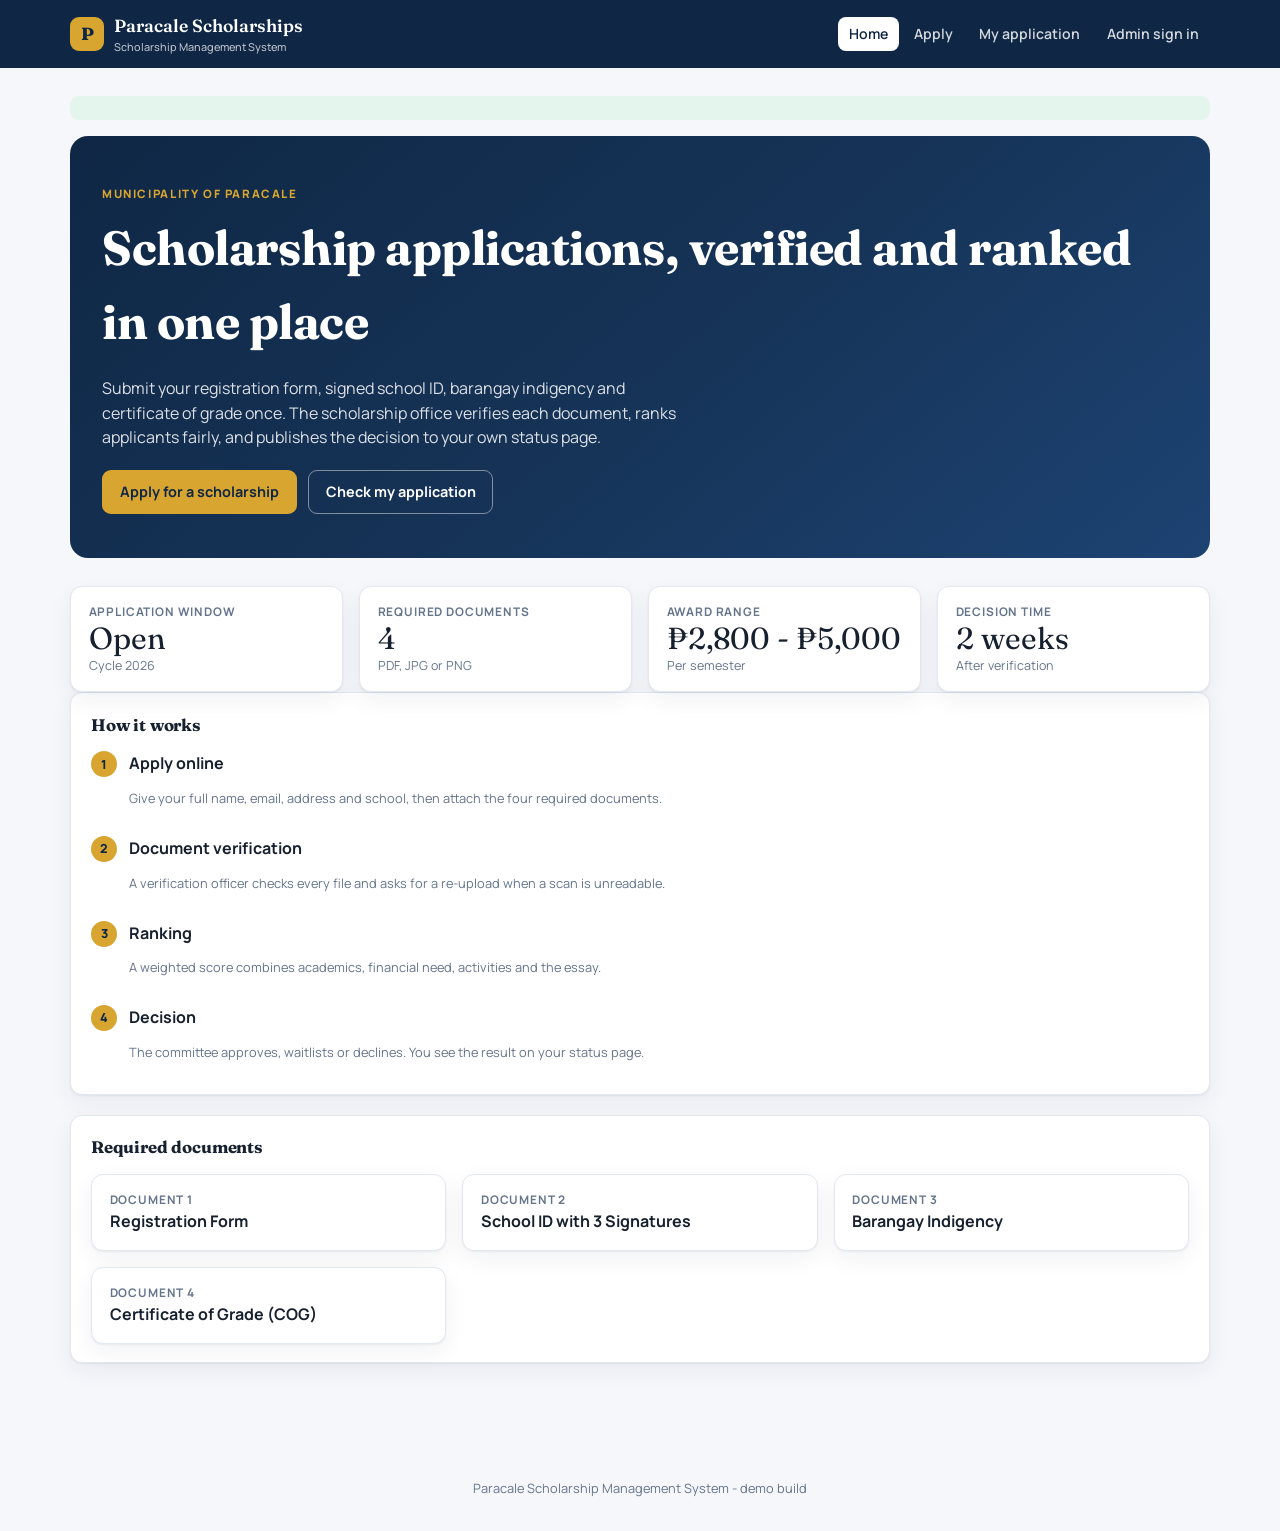
<file: index.html>
<!DOCTYPE html>
<html lang="en">
<head>
<meta charset="utf-8">
<meta name="viewport" content="width=device-width, initial-scale=1">
<title>Paracale Scholarship Management System</title>
<meta name="description" content="Apply for a Paracale municipal scholarship, upload your four required documents and track your approval status online.">
<link rel="preconnect" href="https://fonts.googleapis.com">
<link rel="stylesheet" href="https://fonts.googleapis.com/css2?family=Fraunces:opsz,wght@9..144,500;9..144,700&family=Manrope:wght@400;600;800&display=swap">
<link rel="stylesheet" href="assets/css/style.css">
</head>
<body>
<main>
  <section class="hero">
    <span class="eyebrow">Municipality of Paracale</span>
    <h1>Scholarship applications, verified and ranked in one place</h1>
    <p>Submit your registration form, signed school ID, barangay indigency and certificate of grade once. The scholarship office verifies each document, ranks applicants fairly, and publishes the decision to your own status page.</p>
    <div class="hero-actions">
      <a class="btn btn-gold" href="apply.html">Apply for a scholarship</a>
      <a class="btn btn-outline-light" href="status.html">Check my application</a>
    </div>
  </section>

  <div class="grid cols-4" id="stats"></div>

  <div class="panel">
    <div class="panel-head"><h2>How it works</h2></div>
    <ol class="steps">
      <li><span class="n">1</span><div><strong>Apply online</strong><p class="muted small">Give your full name, email, address and school, then attach the four required documents.</p></div></li>
      <li><span class="n">2</span><div><strong>Document verification</strong><p class="muted small">A verification officer checks every file and asks for a re-upload when a scan is unreadable.</p></div></li>
      <li><span class="n">3</span><div><strong>Ranking</strong><p class="muted small">A weighted score combines academics, financial need, activities and the essay.</p></div></li>
      <li><span class="n">4</span><div><strong>Decision</strong><p class="muted small">The committee approves, waitlists or declines. You see the result on your status page.</p></div></li>
    </ol>
  </div>

  <div class="panel">
    <div class="panel-head"><h2>Required documents</h2></div>
    <div class="grid cols-2" id="docs"></div>
  </div>
</main>

<script src="assets/js/app.js"></script>
<script>
initShell({ active: 'index.html' });
footer();

document.getElementById('docs').innerHTML = DOC_TYPES
  .map((d, i) => '<div class="stat"><div class="label">Document ' + (i + 1) + '</div><div style="font-weight:700">' + esc(d) + '</div></div>')
  .join('');

(async () => {
  let win = { status: 'OPEN', message: 'Applications are currently open.', open_date: null, close_date: null };
  try {
    win = await apiGet('window.php');
  } catch (e) { /* endpoint unavailable - fall back to open with the default text */ }
  const open = win.status === 'OPEN' || !win.status;

  document.querySelector('main').insertAdjacentHTML(
    'afterbegin',
    '<div class="alert ' + (open ? 'alert-success' : 'alert-error') + '">' + esc(win.message) + '</div>'
  );

  if (!open) {
    const apply = document.querySelector('.hero-actions a[href="apply.html"]');
    if (apply) {
      apply.outerHTML = '<button class="btn btn-outline-light" type="button" disabled>Applications are currently closed</button>';
    }
  }

  const windowHint = [win.open_date ? 'Opens ' + win.open_date : '', win.close_date ? 'Closes ' + win.close_date : '']
    .filter(Boolean).join(' \u00B7 ') || 'Cycle 2026';

  document.getElementById('stats').innerHTML = [
    ['Application window', open ? 'Open' : 'Closed', windowHint],
    ['Required documents', '4', 'PDF, JPG or PNG'],
    ['Award range', '\u20B12,800 - \u20B15,000', 'Per semester'],
    ['Decision time', '2 weeks', 'After verification'],
  ].map(([l, v, h]) => '<div class="stat"><div class="label">' + l + '</div><div class="value">' + v + '</div><div class="hint">' + h + '</div></div>').join('');
})();
</script>
</body>
</html>
</file>
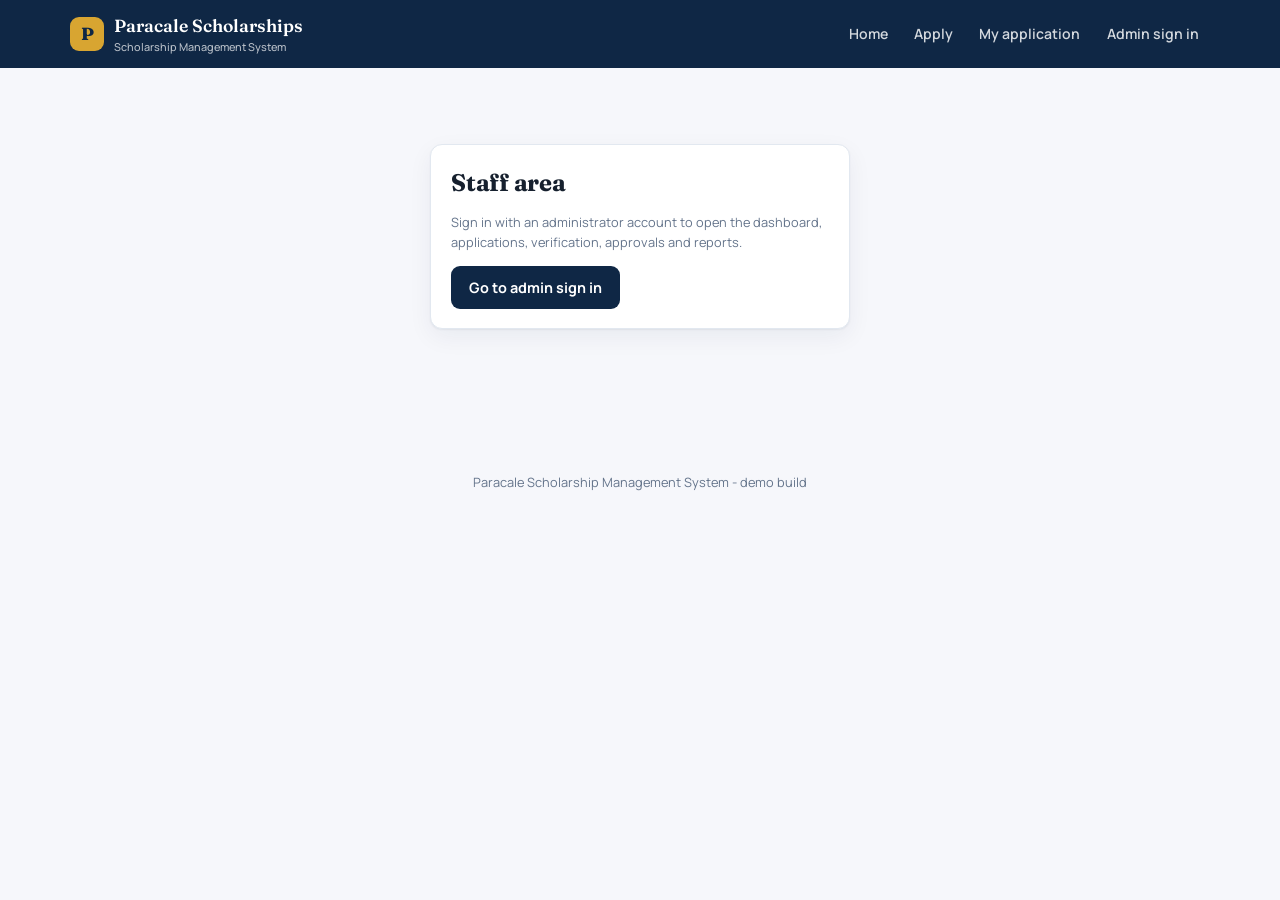
<file: applications.html>
<!DOCTYPE html>
<html lang="en">
<head>
<meta charset="utf-8">
<meta name="viewport" content="width=device-width, initial-scale=1">
<title>Applications - Paracale Scholarships</title>
<link rel="stylesheet" href="https://fonts.googleapis.com/css2?family=Fraunces:opsz,wght@9..144,500;9..144,700&family=Manrope:wght@400;600;800&display=swap">
<link rel="stylesheet" href="assets/css/style.css">
</head>
<body>
<main>
  <div class="page-header">
    <h1>Applications</h1>
    <p>Search by name, application ID, email or mobile number. Filter by status or document verification state.</p>
  </div>
  <div id="body"></div>
</main>

<script src="assets/js/app.js"></script>
<script>
footer();

function detail(app) {
  const docs = app.documents.map((d) => (
    '<tr><td>' + esc(d.doc_type) + '</td>' +
    '<td class="muted small">' + esc(d.file_name) + '</td>' +
    '<td>' + statusBadge(d.status) + (d.note ? '<div class="muted small">' + esc(d.note) + '</div>' : '') + '</td>' +
    '<td><button class="btn btn-outline btn-sm" data-view="' + d.id + '">View</button></td>' +
    '</tr>'
  )).join('');
  const tl = app.timeline.map((t) => (
    '<li><strong>' + esc(t.label) + '</strong><div class="muted small">' + esc(t.actor) + ' - ' + fmtDate(t.created_at) + '</div></li>'
  )).join('');

  return '<div class="panel"><div class="spread"><div>' +
      '<h2>' + esc(app.full_name) + '</h2>' +
      '<p class="muted small">' + esc(app.ref_code) + ' - ' + esc(app.school) + '</p>' +
      '<p class="muted small">' + esc(app.email) + ' - ' + esc(app.phone || 'No mobile number') + '</p>' +
      '<p class="muted small">' + esc(app.address) + '</p>' +
    '</div><div style="text-align:right">' + statusBadge(app.status, app.status_label) +
      '<div class="value display" style="font-size:1.6rem">' + app.score + '</div>' +
      '<div class="muted small">Composite score</div>' +
    '</div></div>' +
    '<div class="row" style="margin-top:.75rem"><a class="btn btn-outline btn-sm" href="applications.html">Back to list</a>' +
    '<a class="btn btn-outline btn-sm" href="verification.html">Verify documents</a>' +
    '<a class="btn btn-outline btn-sm" href="approvals.html">Record a decision</a></div></div>' +
    '<div class="grid cols-2">' +
      '<div class="panel"><div class="panel-head"><h2>Documents</h2></div><div class="table-wrap"><table>' +
        '<thead><tr><th>Document</th><th>File</th><th>Status</th><th>Action</th></tr></thead><tbody>' + docs + '</tbody></table></div></div>' +
      '<div class="panel"><div class="panel-head"><h2>Timeline</h2></div><ul class="timeline">' + (tl || '<li class="muted small">No activity.</li>') + '</ul></div>' +
    '</div>';
}

let page = 1;
let total = 0;

async function load() {
  const body = document.getElementById('body');
  const q = encodeURIComponent((document.getElementById('search') || {}).value || '').trim();
  const status = (document.getElementById('filter') || {}).value || 'all';
  const docStatus = (document.getElementById('docFilter') || {}).value || 'all';

  try {
    const url = 'applications.php?page=' + page + '&per_page=10' +
      (q ? '&q=' + q : '') + '&status=' + encodeURIComponent(status) + '&doc_status=' + encodeURIComponent(docStatus);
    const data = await apiGet(url);
    total = data.total;

    const rows = (data.applications || []).map((a) => (
      '<tr><td><a href="applications.html?ref=' + encodeURIComponent(a.ref_code) + '">' + esc(a.full_name) + '</a>' +
      '<div class="muted small">' + esc(a.email) + '</div>' +
      '<div class="muted small">' + esc(a.phone || '') + '</div></td>' +
      '<td>' + esc(a.ref_code) + '</td><td>' + esc(a.school) + '</td>' +
      '<td>' + statusBadge(a.status, a.status_label) + '</td>' +
      '<td class="num">' + a.score + '</td>' +
      '<td class="num">' + a.doc_verified + '/' + a.doc_total + '</td>' +
      '<td class="muted small">' + fmtDate(a.submitted_at) + '</td></tr>'
    )).join('') || '<tr><td colspan="7" class="muted">No applications match your search.</td></tr>';

    const pages = data.pages;
    body.innerHTML =
      '<div class="panel"><div class="row">' +
        '<input type="text" id="search" placeholder="Search name, application ID, email or mobile" style="flex:1 1 260px">' +
        '<select id="filter" style="max-width:210px">' +
          '<option value="all">All statuses</option><option value="submitted">Submitted</option>' +
          '<option value="under_verification">Verification</option><option value="ranked">Ranked</option>' +
          '<option value="approved">Approved</option><option value="waitlisted">Waitlisted</option>' +
          '<option value="rejected">Rejected</option>' +
        '</select>' +
        '<select id="docFilter" style="max-width:220px">' +
          '<option value="all">All documents</option><option value="pending">Has pending documents</option>' +
          '<option value="incomplete">Not fully verified</option>' +
          '<option value="rejected">Has rejected documents</option>' +
          '<option value="verified">All verified</option>' +
        '</select></div></div>' +
      '<div class="panel"><div class="table-wrap"><table><thead><tr>' +
        '<th>Applicant</th><th>Reference</th><th>School</th><th>Status</th><th class="num">Score</th><th class="num">Docs</th><th>Submitted</th>' +
        '</tr></thead><tbody>' + rows + '</tbody></table></div>' +
        '<div class="row" style="padding:.6rem .55rem">' +
          '<span class="muted small">' + total + ' applications &middot; page ' + page + ' of ' + pages + '</span>' +
          '<button class="btn btn-outline btn-sm" id="prevBtn" type="button"' + (page > 1 ? '' : ' disabled') + '>Previous</button>' +
          '<button class="btn btn-outline btn-sm" id="nextBtn" type="button"' + (page < pages ? '' : ' disabled') + '>Next</button>' +
        '</div></div>';

    document.getElementById('filter').value = status;
    document.getElementById('docFilter').value = docStatus;
    document.getElementById('search').value = q ? decodeURIComponent(q) : '';

    const fire = () => {
      page = 1;
      load();
    };
    let timer = null;
    document.getElementById('search').addEventListener('input', () => {
      clearTimeout(timer);
      timer = setTimeout(fire, 300);
    });
    document.getElementById('filter').addEventListener('change', fire);
    document.getElementById('docFilter').addEventListener('change', fire);
    document.getElementById('prevBtn').addEventListener('click', () => { page -= 1; load(); });
    document.getElementById('nextBtn').addEventListener('click', () => { page += 1; load(); });
  } catch (err) {
    body.innerHTML = '<div class="alert alert-error">' + esc(err.message) + '</div>';
  }
}

initShell({ active: 'applications.html', admin: true }).then(async (session) => {
  if (!session) return;
  const ref = new URLSearchParams(location.search).get('ref');
  if (ref) {
    try {
      const data = await apiGet('applications.php?ref=' + encodeURIComponent(ref));
      const body = document.getElementById('body');
      body.innerHTML = detail(data.application);
      const byId = {};
      data.application.documents.forEach((d) => { byId[d.id] = d; });
      body.querySelectorAll('button[data-view]').forEach((btn) => {
        btn.addEventListener('click', () => {
          const doc = byId[Number(btn.dataset.view)];
          if (doc) openDocModal(doc);
        });
      });
      document.title = data.application.full_name + ' - Paracale Scholarships';
    } catch (err) {
      document.getElementById('body').innerHTML = '<div class="alert alert-error">' + esc(err.message) + '</div>';
    }
    return;
  }
  load();
});
</script>
</body>
</html>
</file>
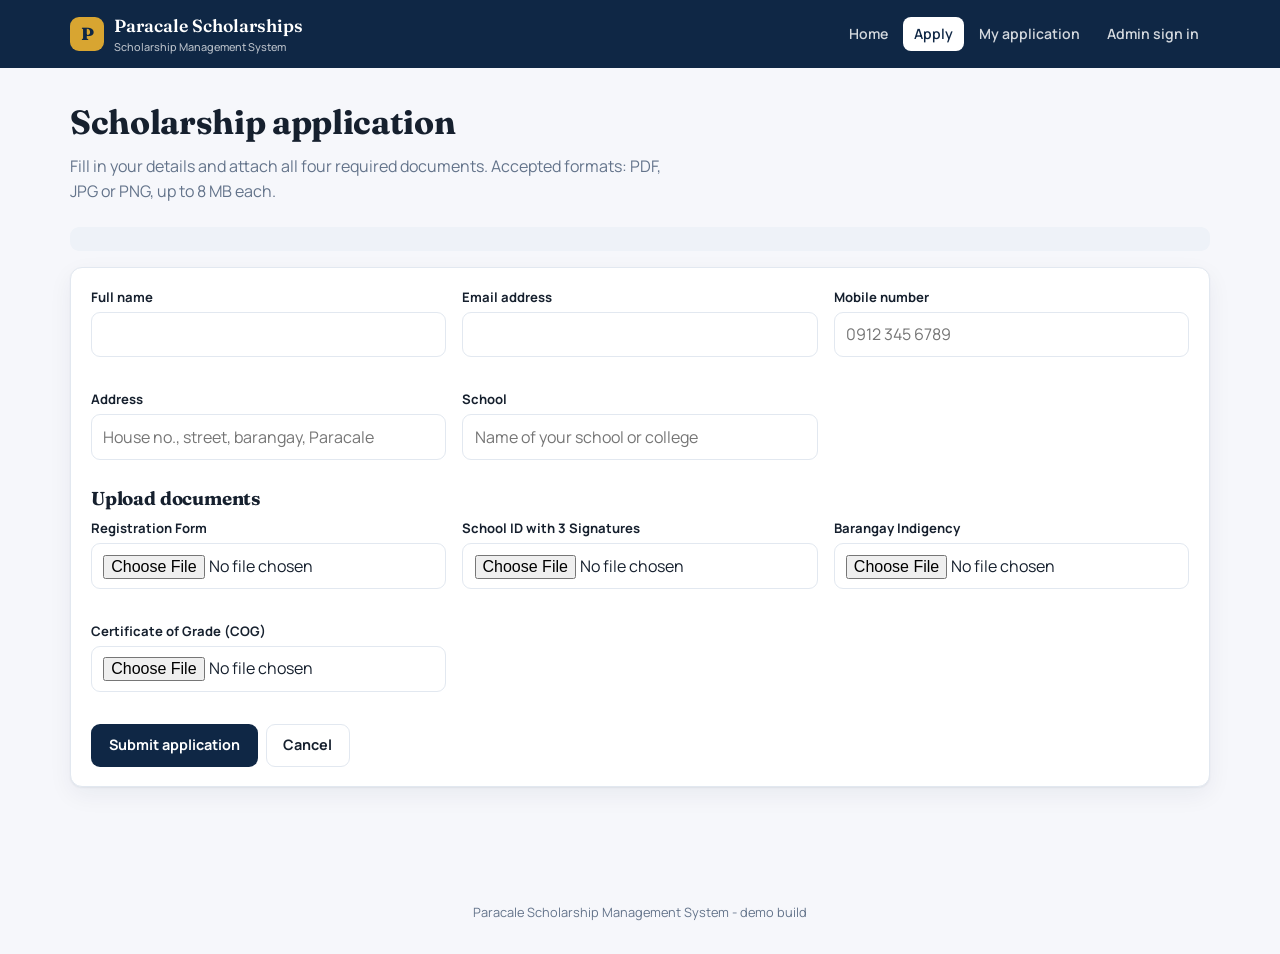
<file: apply.html>
<!DOCTYPE html>
<html lang="en">
<head>
<meta charset="utf-8">
<meta name="viewport" content="width=device-width, initial-scale=1">
<title>Apply - Paracale Scholarships</title>
<meta name="description" content="Submit your Paracale scholarship application with the four required documents.">
<link rel="stylesheet" href="https://fonts.googleapis.com/css2?family=Fraunces:opsz,wght@9..144,500;9..144,700&family=Manrope:wght@400;600;800&display=swap">
<link rel="stylesheet" href="assets/css/style.css">
</head>
<body>
<main>
  <div class="page-header">
    <h1>Scholarship application</h1>
    <p>Fill in your details and attach all four required documents. Accepted formats: PDF, JPG or PNG, up to 8 MB each.</p>
  </div>

  <div id="alert" class="hidden"></div>

  <div class="panel" id="formPanel">
    <form id="applyForm" novalidate>
      <div class="grid cols-2">
        <div class="field">
          <label for="full_name">Full name</label>
          <input type="text" id="full_name" name="full_name">
          <p class="error hidden" data-error="full_name"></p>
        </div>
        <div class="field">
          <label for="email">Email address</label>
          <input type="email" id="email" name="email">
          <p class="error hidden" data-error="email"></p>
        </div>
        <div class="field">
          <label for="phone">Mobile number</label>
          <input type="tel" id="phone" name="phone" placeholder="0912 345 6789">
          <p class="error hidden" data-error="phone"></p>
        </div>
        <div class="field">
          <label for="address">Address</label>
          <input type="text" id="address" name="address" placeholder="House no., street, barangay, Paracale">
          <p class="error hidden" data-error="address"></p>
        </div>
        <div class="field">
          <label for="school">School</label>
          <input type="text" id="school" name="school" placeholder="Name of your school or college">
          <p class="error hidden" data-error="school"></p>
        </div>
      </div>

      <h3 style="margin-top:.5rem">Upload documents</h3>
      <div class="grid cols-2" id="docFields"></div>

      <div class="row" style="margin-top:1rem">
        <button class="btn btn-primary" type="submit" id="submitBtn">Submit application</button>
        <a class="btn btn-outline" href="index.html">Cancel</a>
      </div>
    </form>
  </div>
</main>

<script src="assets/js/app.js"></script>
<script>
initShell({ active: 'apply.html' });
footer();

document.getElementById('docFields').innerHTML = DOC_TYPES.map((type, i) => (
  '<div class="field">' +
    '<label for="doc_' + i + '">' + esc(type) + '</label>' +
    '<input type="file" id="doc_' + i + '" name="doc_' + i + '" accept=".pdf,.jpg,.jpeg,.png">' +
    '<p class="error hidden" data-error="doc_' + i + '"></p>' +
  '</div>'
)).join('');

const alertBox = document.getElementById('alert');

(async () => {
  try {
    const win = await apiGet('window.php');
    const open = win.status === 'OPEN' || !win.status;
    const banner = document.createElement('div');
    banner.className = 'alert ' + (open ? 'alert-info' : 'alert-error');
    banner.textContent = win.message;
    const panel = document.getElementById('formPanel');
    panel.parentNode.insertBefore(banner, panel);
    if (!open) {
      document.getElementById('submitBtn').disabled = true;
    }
  } catch (e) { /* endpoint unavailable - leave the form enabled */ }
})();

function clearErrors() {
  document.querySelectorAll('[data-error]').forEach((el) => { el.textContent = ''; el.classList.add('hidden'); });
  alertBox.className = 'hidden';
}

function showErrors(errors) {
  Object.entries(errors).forEach(([key, msg]) => {
    const el = document.querySelector('[data-error="' + key + '"]');
    if (el) { el.textContent = msg; el.classList.remove('hidden'); }
  });
  alertBox.className = 'alert alert-error';
  alertBox.textContent = 'Please correct the highlighted fields.';
}

document.getElementById('applyForm').addEventListener('submit', async (e) => {
  e.preventDefault();
  clearErrors();
  const btn = document.getElementById('submitBtn');
  btn.disabled = true;

  const fd = new FormData(e.target);
  const { ok, data } = await apiUpload('apply.php', fd);

  if (ok && data.ok) {
    document.getElementById('formPanel').innerHTML =
      '<h2>Application received</h2>' +
      '<p>Keep this reference code - you will need it to check your status.</p>' +
      '<p class="value display" style="font-size:1.8rem">' + esc(data.ref_code) + '</p>' +
      '<div class="row"><a class="btn btn-primary" href="status.html?q=' + encodeURIComponent(data.ref_code) + '">Track my application</a>' +
      '<a class="btn btn-outline" href="index.html">Back to home</a></div>';
    alertBox.className = 'alert alert-success';
    alertBox.textContent = 'Submitted successfully.';
    window.scrollTo({ top: 0 });
    return;
  }

  if (data.errors) showErrors(data.errors);
  else {
    alertBox.className = 'alert alert-error';
    alertBox.textContent = data.error || 'Could not submit your application.';
  }
  btn.disabled = false;
});
</script>
</body>
</html>
</file>
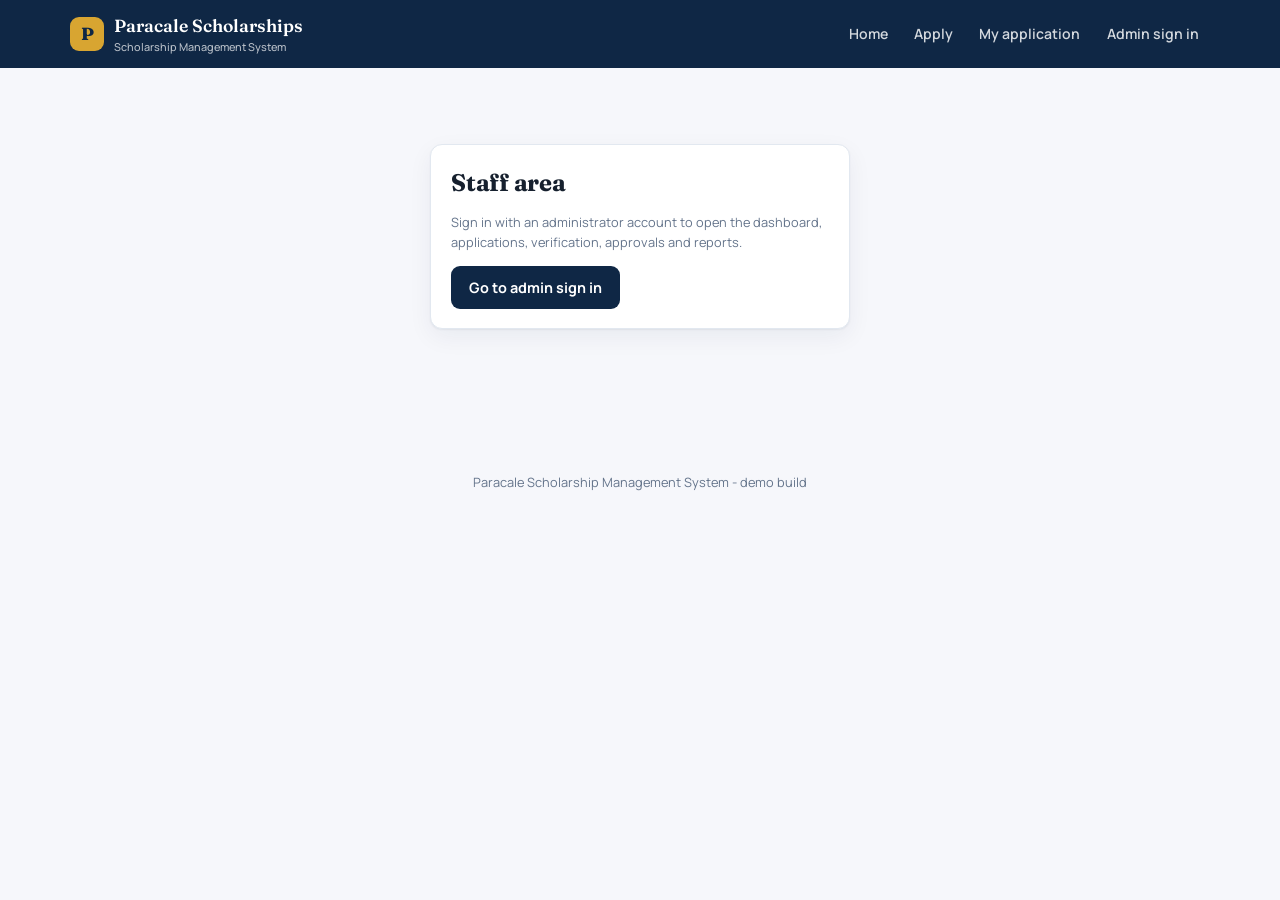
<file: approvals.html>
<!DOCTYPE html>
<html lang="en">
<head>
<meta charset="utf-8">
<meta name="viewport" content="width=device-width, initial-scale=1">
<title>Approvals - Paracale Scholarships</title>
<link rel="stylesheet" href="https://fonts.googleapis.com/css2?family=Fraunces:opsz,wght@9..144,500;9..144,700&family=Manrope:wght@400;600;800&display=swap">
<link rel="stylesheet" href="assets/css/style.css">
</head>
<body>
<main>
  <div class="page-header">
    <h1>Approvals</h1>
    <p>Award scholarships against the cycle budget. Applicants are listed by composite score.</p>
  </div>
  <div id="alert" class="hidden"></div>
  <div id="body"></div>
</main>

<script src="assets/js/app.js"></script>
<script>
footer();
const alertBox = document.getElementById('alert');
function note(msg, kind) { alertBox.className = 'alert alert-' + (kind || 'success'); alertBox.textContent = msg; }

async function load() {
  const body = document.getElementById('body');
  try {
    const { applications, budget } = await apiGet('applications.php?per_page=500');
    const committed = applications.filter((a) => a.status === 'approved').reduce((s, a) => s + Number(a.requested), 0);
    const remaining = Math.max(0, budget - committed);
    const ranked = [...applications].sort((a, b) => b.score - a.score);

    const rows = ranked.map((a, i) => {
      const allVerified = a.documents.every((d) => d.status === 'verified');
      return '<tr><td class="num">' + (i + 1) + '</td>' +
        '<td><a href="applications.html?ref=' + encodeURIComponent(a.ref_code) + '">' + esc(a.full_name) + '</a>' +
        '<div class="muted small">' + esc(a.ref_code) + ' - ' + esc(a.school) + '</div></td>' +
        '<td class="muted small">' + esc(a.phone || '-') + '</td>' +
        '<td class="num">' + a.score + '</td>' +
        '<td class="num">' + peso(a.requested) + '</td>' +
        '<td>' + statusBadge(a.status, a.status_label) +
          (allVerified ? '' : '<div class="muted small">Documents incomplete</div>') + '</td>' +
        '<td class="row">' +
          '<button class="btn btn-success btn-sm" data-app="' + a.id + '" data-ref="' + a.ref_code + '" data-status="approved"' + (allVerified ? '' : ' disabled') + '>Approve</button>' +
          '<button class="btn btn-outline btn-sm" data-app="' + a.id + '" data-ref="' + a.ref_code + '" data-status="waitlisted">Waitlist</button>' +
          '<button class="btn btn-danger btn-sm" data-app="' + a.id + '" data-ref="' + a.ref_code + '" data-status="rejected">Decline</button>' +
        '</td></tr>';
    }).join('');

    const pct = budget ? Math.min(100, Math.round((committed / budget) * 100)) : 0;

    body.innerHTML =
      '<div class="grid cols-3">' +
        '<div class="stat"><div class="label">Cycle budget</div><div class="value">' + peso(budget) + '</div></div>' +
        '<div class="stat"><div class="label">Committed</div><div class="value">' + peso(committed) + '</div><div class="hint">' + pct + '% used</div></div>' +
        '<div class="stat"><div class="label">Remaining</div><div class="value">' + peso(remaining) + '</div></div>' +
      '</div>' +
      '<div class="panel"><div class="bar"><span style="width:' + pct + '%"></span></div></div>' +
      '<div class="panel"><div class="panel-head"><h2>Decision queue</h2></div><div class="table-wrap"><table><thead><tr>' +
        '<th>#</th><th>Applicant</th><th>Mobile</th><th class="num">Score</th><th class="num">Requested</th><th>Status</th><th>Decision</th>' +
        '</tr></thead><tbody>' + rows + '</tbody></table></div></div>';

    const DECISION_LABEL = { approved: 'Approve', waitlisted: 'Waitlist', rejected: 'Decline' };
    let decisionTarget = null;

    function ensureDecisionModal() {
      let m = document.getElementById('decisionModal');
      if (m) return m;

      m = document.createElement('div');
      m.id = 'decisionModal';
      m.className = 'modal-overlay hidden';
      m.innerHTML =
        '<div class="modal">' +
          '<div class="modal-head">' +
            '<h3 id="decisionModalTitle"></h3>' +
            '<button class="btn btn-outline btn-sm" id="decisionModalClose" type="button">Close</button>' +
          '</div>' +
          '<div class="modal-body">' +
            '<p class="muted small" id="decisionModalApp"></p>' +
            '<div class="field">' +
              '<label for="decisionReason">Remarks / reason (optional)</label>' +
              '<textarea id="decisionReason" rows="3" placeholder="e.g. Meets all requirements and documents verified."></textarea>' +
            '</div>' +
          '</div>' +
          '<div class="modal-foot">' +
            '<button class="btn btn-outline btn-sm" id="decisionModalCancel" type="button">Cancel</button>' +
            '<button class="btn btn-primary btn-sm" id="decisionModalConfirm" type="button">Record decision</button>' +
          '</div>' +
        '</div>';
      document.body.appendChild(m);

      m.addEventListener('click', (e) => { if (e.target === m) closeDecisionModal(); });
      document.getElementById('decisionModalClose').addEventListener('click', closeDecisionModal);
      document.getElementById('decisionModalCancel').addEventListener('click', closeDecisionModal);
      document.getElementById('decisionModalConfirm').addEventListener('click', async () => {
        const btn = document.getElementById('decisionModalConfirm');
        if (!decisionTarget) return;
        btn.disabled = true;
        try {
          await apiPost('decision.php', {
            app_id: decisionTarget.appId,
            status: decisionTarget.status,
            note: document.getElementById('decisionReason').value.trim(),
          });
          closeDecisionModal();
          note('Decision recorded: ' + decisionTarget.status + '.');
          load();
        } catch (err) {
          note(err.message, 'error');
          btn.disabled = false;
        }
      });

      return m;
    }

    function openDecisionModal(appId, status, ref) {
      decisionTarget = { appId, status };
      const label = DECISION_LABEL[status] || 'Update';
      const m = ensureDecisionModal();
      document.getElementById('decisionModalTitle').textContent = label + ' application';
      document.getElementById('decisionModalApp').textContent = ref;
      document.getElementById('decisionReason').value = '';
      document.getElementById('decisionModalConfirm').disabled = false;
      m.classList.remove('hidden');
    }

    function closeDecisionModal() {
      const m = document.getElementById('decisionModal');
      if (!m) return;
      m.classList.add('hidden');
      decisionTarget = null;
    }

    body.querySelectorAll('button[data-app]').forEach((btn) => {
      btn.addEventListener('click', () => openDecisionModal(Number(btn.dataset.app), btn.dataset.status, btn.dataset.ref));
    });
  } catch (err) {
    body.innerHTML = '<div class="alert alert-error">' + esc(err.message) + '</div>';
  }
}

initShell({ active: 'approvals.html', admin: true }).then((s) => { if (s) load(); });
</script>
</body>
</html>
</file>
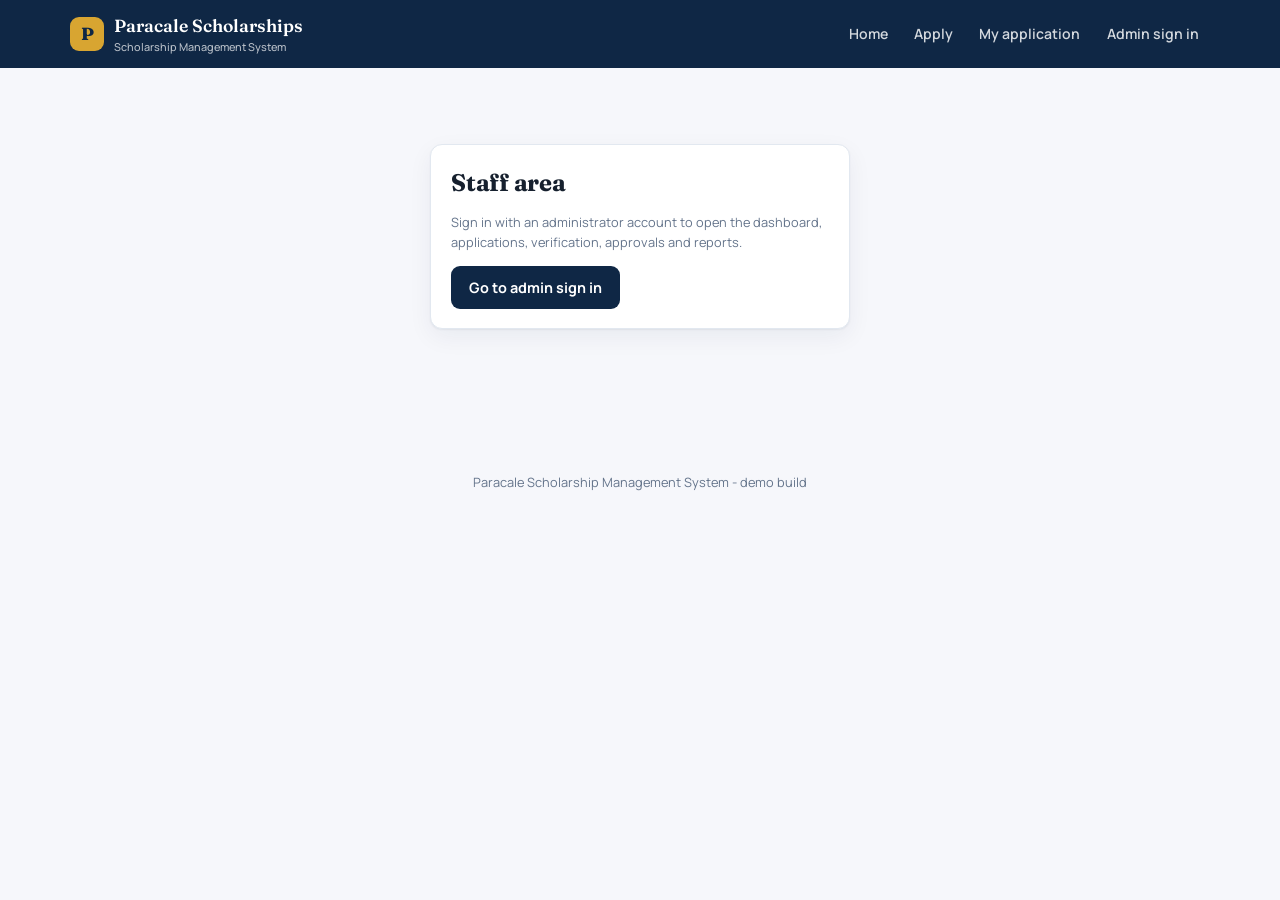
<file: dashboard.html>
<!DOCTYPE html>
<html lang="en">
<head>
<meta charset="utf-8">
<meta name="viewport" content="width=device-width, initial-scale=1">
<title>Dashboard - Paracale Scholarships</title>
<link rel="stylesheet" href="https://fonts.googleapis.com/css2?family=Fraunces:opsz,wght@9..144,500;9..144,700&family=Manrope:wght@400;600;800&display=swap">
<link rel="stylesheet" href="assets/css/style.css">
</head>
<body>
<main>
  <div class="page-header">
    <h1>Cycle dashboard</h1>
    <p>Live overview of the 2026 scholarship cycle.</p>
  </div>
  <div id="body"></div>
</main>

<script src="assets/js/app.js"></script>
<script>
footer();
initShell({ active: 'dashboard.html', admin: true }).then(async (session) => {
  if (!session) return;
  const body = document.getElementById('body');
  try {
    const { applications: apps, budget } = await apiGet('applications.php?per_page=500');
    const count = (s) => apps.filter((a) => a.status === s).length;
    const committed = apps.filter((a) => a.status === 'approved').reduce((s, a) => s + Number(a.requested), 0);
    const pendingDocs = apps.reduce((s, a) => s + a.documents.filter((d) => d.status !== 'verified').length, 0);
    const ranked = [...apps].sort((a, b) => b.score - a.score).slice(0, 5);

    const stats = [
      ['Applications', apps.length, 'This cycle'],
      ['In verification', count('under_verification') + count('submitted'), pendingDocs + ' documents pending'],
      ['Approved', count('approved'), peso(committed) + ' committed'],
      ['Budget remaining', peso(Math.max(0, budget - committed)), 'of ' + peso(budget)],
    ].map(([l, v, h]) => '<div class="stat"><div class="label">' + l + '</div><div class="value">' + v + '</div><div class="hint">' + h + '</div></div>').join('');

    const rows = ranked.map((a, i) => (
      '<tr><td class="num">' + (i + 1) + '</td>' +
      '<td><a href="applications.html?ref=' + encodeURIComponent(a.ref_code) + '">' + esc(a.full_name) + '</a>' +
      '<div class="muted small">' + esc(a.school) + '</div></td>' +
      '<td>' + statusBadge(a.status, a.status_label) + '</td>' +
      '<td class="num">' + a.score + '</td>' +
      '<td class="num">' + peso(a.requested) + '</td></tr>'
    )).join('');

    const pct = budget ? Math.min(100, Math.round((committed / budget) * 100)) : 0;

    body.innerHTML =
      '<div class="grid cols-4">' + stats + '</div>' +
      '<div class="panel"><div class="panel-head"><h2>Budget utilisation</h2><span class="muted small">' + pct + '% committed</span></div>' +
        '<div class="bar"><span style="width:' + pct + '%"></span></div></div>' +
      '<div class="panel"><div class="panel-head"><h2>Top ranked applicants</h2><a class="btn btn-outline btn-sm" href="applications.html">All applications</a></div>' +
        '<div class="table-wrap"><table><thead><tr><th>#</th><th>Applicant</th><th>Status</th><th class="num">Score</th><th class="num">Requested</th></tr></thead><tbody>' + rows + '</tbody></table></div></div>';
  } catch (err) {
    body.innerHTML = '<div class="alert alert-error">' + esc(err.message) + '</div>';
  }
});
</script>
</body>
</html>
</file>
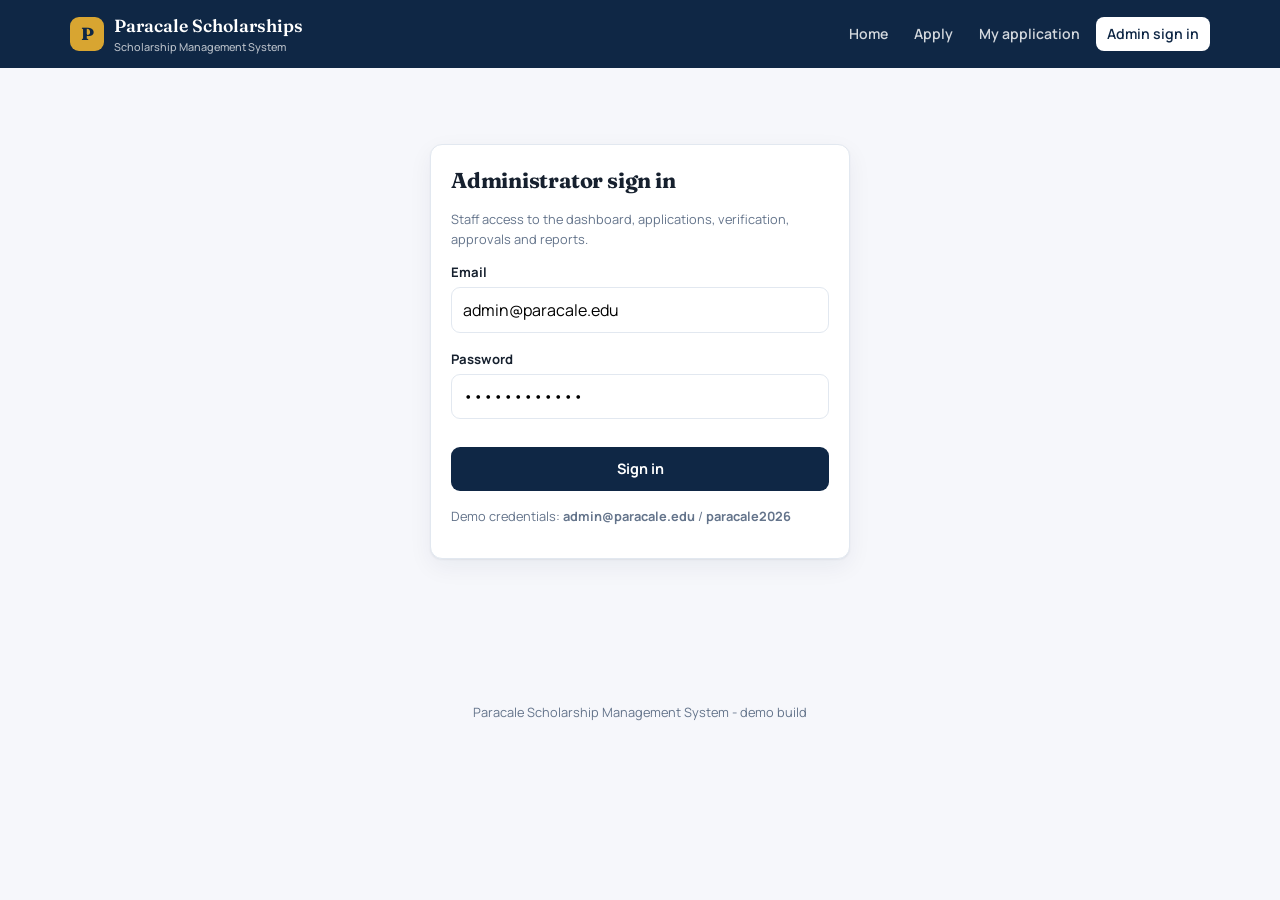
<file: login.html>
<!DOCTYPE html>
<html lang="en">
<head>
<meta charset="utf-8">
<meta name="viewport" content="width=device-width, initial-scale=1">
<title>Admin sign in - Paracale Scholarships</title>
<link rel="stylesheet" href="https://fonts.googleapis.com/css2?family=Fraunces:opsz,wght@9..144,500;9..144,700&family=Manrope:wght@400;600;800&display=swap">
<link rel="stylesheet" href="assets/css/style.css">
</head>
<body>
<main>
  <div class="panel center-card">
    <h1 style="font-size:1.35rem">Administrator sign in</h1>
    <p class="muted small">Staff access to the dashboard, applications, verification, approvals and reports.</p>

    <div id="alert" class="hidden"></div>

    <form id="loginForm" class="stack" novalidate>
      <div class="field">
        <label for="email">Email</label>
        <input type="email" id="email" name="email" value="admin@paracale.edu" autocomplete="username">
      </div>
      <div class="field">
        <label for="password">Password</label>
        <input type="password" id="password" name="password" value="paracale2026" autocomplete="current-password">
      </div>
      <button class="btn btn-primary" type="submit" id="submitBtn" style="width:100%">Sign in</button>
    </form>

    <p class="muted small" style="margin-top:1rem">Demo credentials: <strong>admin@paracale.edu</strong> / <strong>paracale2026</strong></p>
  </div>
</main>

<script src="assets/js/app.js"></script>
<script>
initShell({ active: 'login.html' }).then((session) => {
  if (session && session.signedIn) location.href = 'dashboard.html';
});
footer();

const alertBox = document.getElementById('alert');
function showError(msg) {
  alertBox.className = 'alert alert-error';
  alertBox.textContent = msg;
}

document.getElementById('loginForm').addEventListener('submit', async (e) => {
  e.preventDefault();
  const btn = document.getElementById('submitBtn');
  btn.disabled = true;
  try {
    await apiPost('auth.php?action=login', {
      email: document.getElementById('email').value,
      password: document.getElementById('password').value,
    });
    location.href = 'dashboard.html';
  } catch (err) {
    showError(err.message);
    btn.disabled = false;
  }
});
</script>
</body>
</html>
</file>
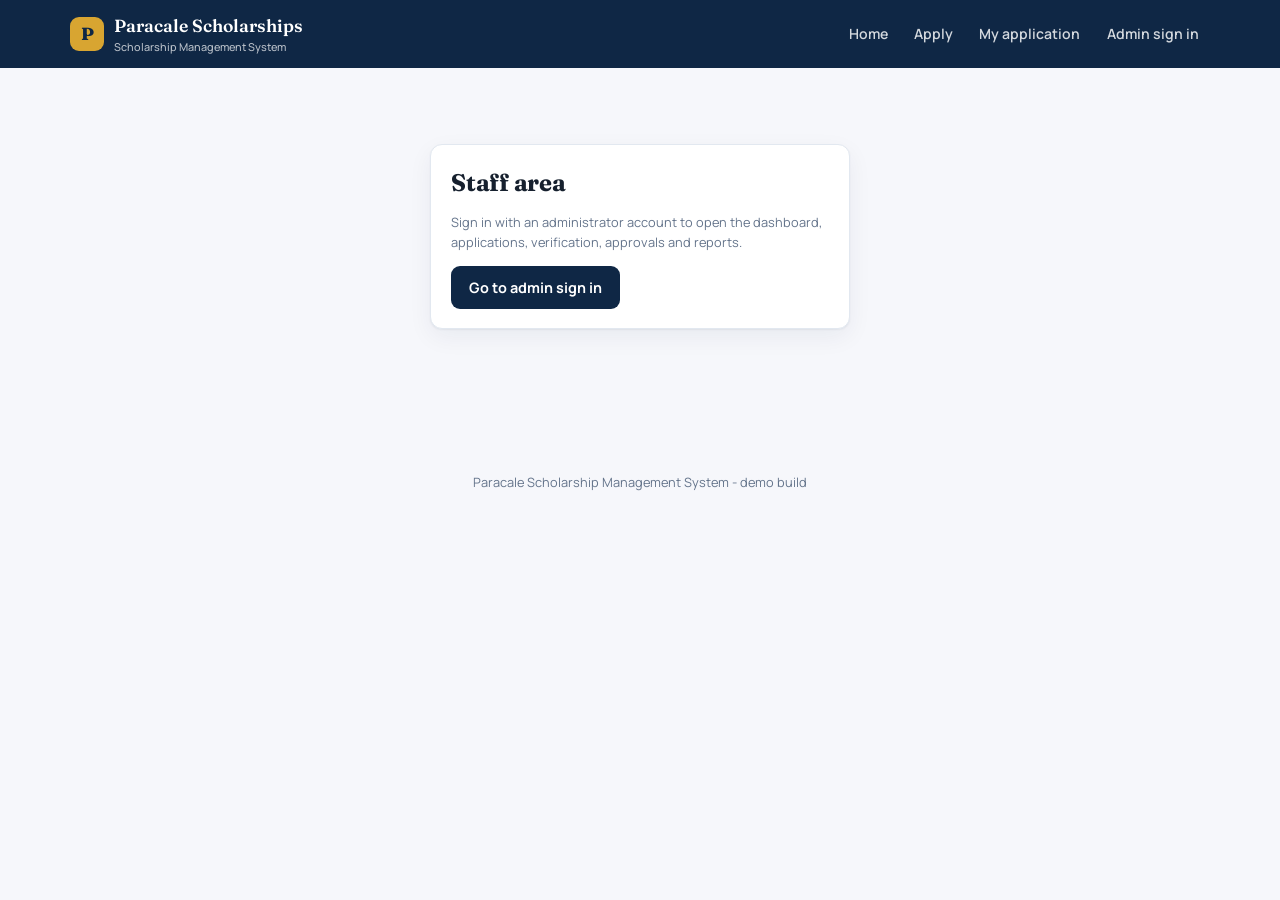
<file: notifications.html>
<!DOCTYPE html>
<html lang="en">
<head>
<meta charset="utf-8">
<meta name="viewport" content="width=device-width, initial-scale=1">
<title>Notifications - Paracale Scholarships</title>
<link rel="stylesheet" href="https://fonts.googleapis.com/css2?family=Fraunces:opsz,wght@9..144,500;9..144,700&family=Manrope:wght@400;600;800&display=swap">
<link rel="stylesheet" href="assets/css/style.css">
</head>
<body>
<main>
  <div class="page-header">
    <h1>Notifications</h1>
    <p>Every submission, verification and decision recorded by the system.</p>
  </div>
  <div id="body"></div>
</main>

<script src="assets/js/app.js"></script>
<script>
footer();

const KIND = { success: 'alert-success', warning: 'alert-error', info: 'alert-info' };

async function load() {
  const body = document.getElementById('body');
  try {
    const { notifications } = await apiGet('notifications.php');
    const unread = notifications.filter((n) => Number(n.is_read) === 0).length;

    const items = notifications.map((n) => (
      '<div class="panel" style="margin-bottom:.75rem"><div class="spread">' +
        '<div><strong>' + esc(n.title) + '</strong>' +
        '<p class="muted small" style="margin:.2rem 0 0">' + esc(n.body) + '</p></div>' +
        '<div style="text-align:right"><span class="badge ' + (n.kind === 'success' ? 'badge-approved' : n.kind === 'warning' ? 'badge-rejected' : 'badge-submitted') + '">' + esc(n.kind) + '</span>' +
        '<div class="muted small">' + fmtDate(n.created_at) + '</div></div>' +
      '</div></div>'
    )).join('') || '<div class="panel muted">No notifications yet.</div>';

    body.innerHTML =
      '<div class="panel"><div class="spread"><span class="muted small">' + notifications.length + ' entries - ' + unread + ' unread</span>' +
      '<button class="btn btn-outline btn-sm" id="readAll">Mark all as read</button></div></div>' + items;

    const btn = document.getElementById('readAll');
    if (btn) btn.addEventListener('click', async () => { await apiPost('notifications.php?action=read-all'); load(); });
  } catch (err) {
    body.innerHTML = '<div class="alert alert-error">' + esc(err.message) + '</div>';
  }
}

initShell({ active: 'notifications.html', admin: true }).then((s) => { if (s) load(); });
</script>
</body>
</html>
</file>
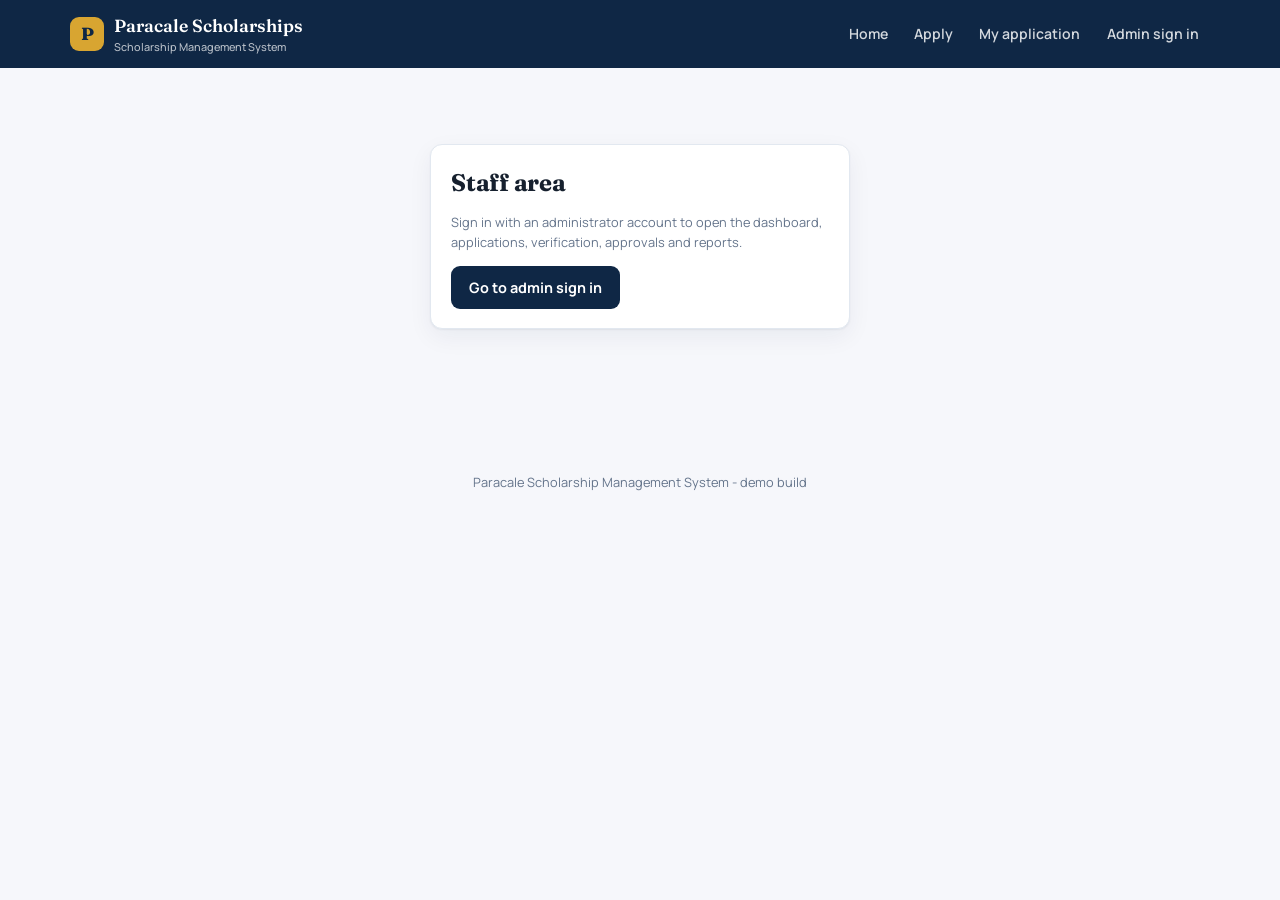
<file: reports.html>
<!DOCTYPE html>
<html lang="en">
<head>
<meta charset="utf-8">
<meta name="viewport" content="width=device-width, initial-scale=1">
<title>Reports - Paracale Scholarships</title>
<link rel="stylesheet" href="https://fonts.googleapis.com/css2?family=Fraunces:opsz,wght@9..144,500;9..144,700&family=Manrope:wght@400;600;800&display=swap">
<link rel="stylesheet" href="assets/css/style.css">
</head>
<body>
<main>
  <div class="page-header">
    <h1>Cycle reports</h1>
    <p>Status mix, awards by school and a downloadable CSV of every application.</p>
  </div>
  <div id="body"></div>
</main>

<script src="assets/js/app.js"></script>
<script>
footer();

initShell({ active: 'reports.html', admin: true }).then(async (session) => {
  if (!session) return;
  const body = document.getElementById('body');
  try {
    const r = await apiGet('reports.php');
    const stats = [
      ['Applications', r.total, 'Cycle 2026'],
      ['Budget', peso(r.budget), 'Approved total ' + peso(r.committed)],
      ['Remaining', peso(Math.max(0, r.budget - r.committed)), 'Uncommitted funds'],
      ['Documents pending', r.docsPending, 'Awaiting verification'],
    ].map(([l, v, h]) => '<div class="stat"><div class="label">' + l + '</div><div class="value">' + v + '</div><div class="hint">' + h + '</div></div>').join('');

    const maxStatus = Math.max(1, ...Object.values(r.byStatus));
    const statusRows = Object.entries(r.byStatus).map(([label, n]) => (
      '<div style="margin-bottom:.6rem"><div class="spread small"><span>' + esc(label) + '</span><strong>' + n + '</strong></div>' +
      '<div class="bar"><span style="width:' + Math.round((n / maxStatus) * 100) + '%"></span></div></div>'
    )).join('');

    const schoolRows = Object.entries(r.bySchool).map(([school, n]) => (
      '<tr><td>' + esc(school) + '</td><td class="num">' + n + '</td></tr>'
    )).join('');

    const appRows = r.applications.map((a) => (
      '<tr><td>' + esc(a.ref_code) + '</td><td>' + esc(a.full_name) + '</td><td>' + esc(a.phone || '-') + '</td><td>' + esc(a.school) + '</td>' +
      '<td>' + statusBadge(a.status, a.status_label) + '</td><td class="num">' + a.score + '</td>' +
      '<td class="num">' + peso(a.requested) + '</td></tr>'
    )).join('');

    body.innerHTML =
      '<div class="grid cols-4">' + stats + '</div>' +
      '<div class="grid cols-2">' +
        '<div class="panel"><div class="panel-head"><h2>By status</h2></div>' + statusRows + '</div>' +
        '<div class="panel"><div class="panel-head"><h2>By school</h2></div><div class="table-wrap"><table>' +
          '<thead><tr><th>School</th><th class="num">Applicants</th></tr></thead><tbody>' + schoolRows + '</tbody></table></div></div>' +
      '</div>' +
      '<div class="panel"><div class="panel-head"><h2>All applications</h2>' +
        '<a class="btn btn-gold btn-sm" href="api/reports.php?export=csv">Export CSV</a></div>' +
        '<div class="table-wrap"><table><thead><tr><th>Reference</th><th>Name</th><th>Mobile</th><th>School</th><th>Status</th>' +
        '<th class="num">Score</th><th class="num">Requested</th></tr></thead><tbody>' + appRows + '</tbody></table></div></div>';
  } catch (err) {
    body.innerHTML = '<div class="alert alert-error">' + esc(err.message) + '</div>';
  }
});
</script>
</body>
</html>
</file>
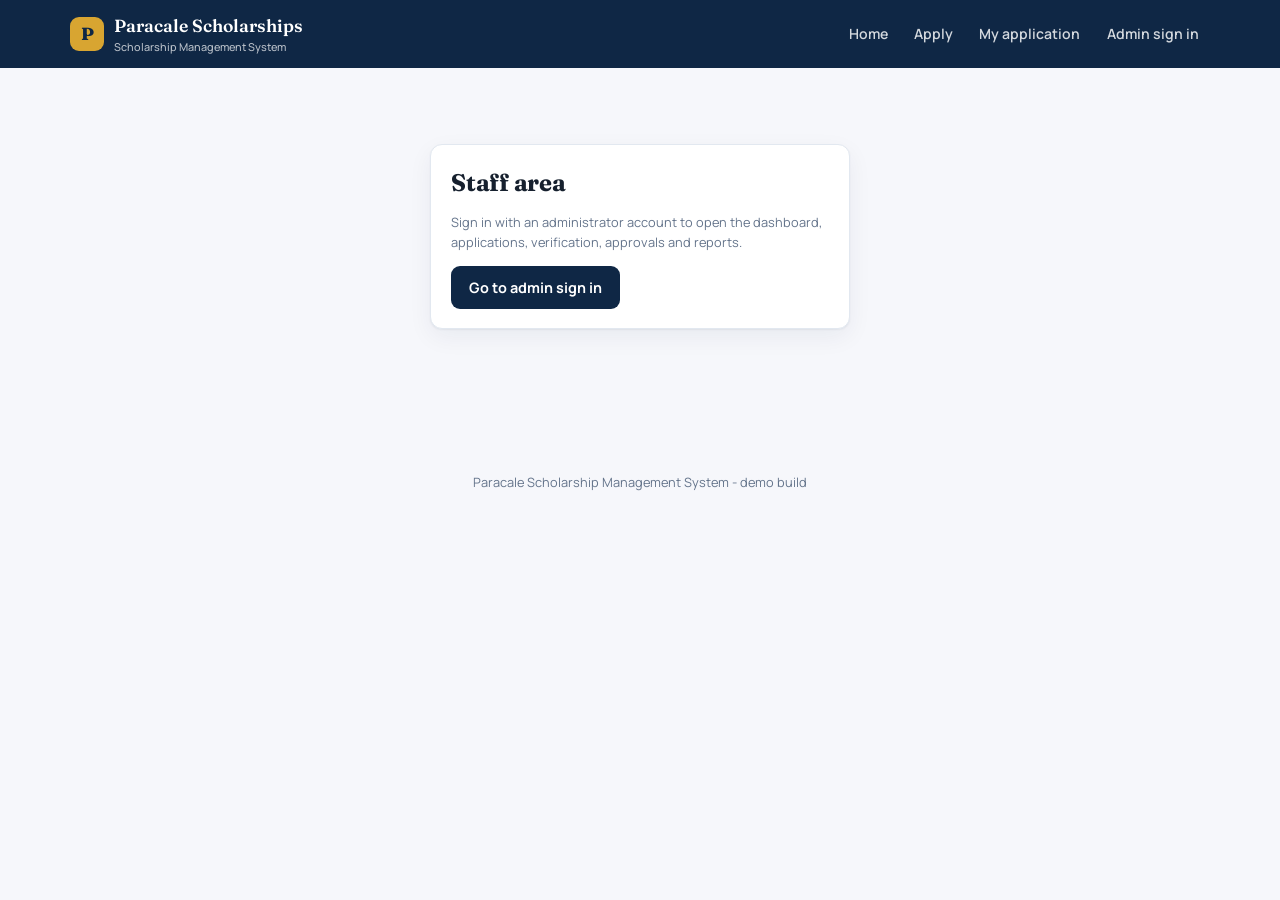
<file: settings.html>
<!DOCTYPE html>
<html lang="en">
<head>
<meta charset="utf-8">
<meta name="viewport" content="width=device-width, initial-scale=1">
<title>Settings - Paracale Scholarships</title>
<link rel="stylesheet" href="https://fonts.googleapis.com/css2?family=Fraunces:opsz,wght@9..144,500;9..144,700&family=Manrope:wght@400;600;800&display=swap">
<link rel="stylesheet" href="assets/css/style.css">
</head>
<body>
<main>
  <div class="page-header">
    <h1>Settings</h1>
    <p>Control the application window and the dates shown to applicants on the homepage.</p>
  </div>
  <div id="alert" class="hidden"></div>
  <div id="body"></div>
</main>

<script src="assets/js/app.js"></script>
<script>
footer();
const alertBox = document.getElementById('alert');
function note(msg, kind) { alertBox.className = 'alert alert-' + (kind || 'success'); alertBox.textContent = msg; }

initShell({ active: 'settings.html', admin: true }).then(async (session) => {
  if (!session) return;
  const body = document.getElementById('body');
  try {
    const s = await apiGet('settings.php');

    body.innerHTML =
      '<div class="panel">' +
        '<div class="panel-head"><h2>Application window</h2></div>' +
        '<div class="field">' +
          '<label>Application window</label>' +
          '<div class="row">' +
            '<label class="row" style="gap:.35rem"><input type="radio" name="window" value="OPEN"' + (s.application_window === 'OPEN' ? ' checked' : '') + '> Open &mdash; applicants can submit</label>' +
            '<label class="row" style="gap:.35rem"><input type="radio" name="window" value="CLOSED"' + (s.application_window === 'CLOSED' ? ' checked' : '') + '> Closed &mdash; submissions blocked</label>' +
          '</div>' +
        '</div>' +
        '<div class="grid cols-2">' +
          '<div class="field"><label for="openDate">Opening date (optional)</label>' +
            '<input type="text" id="openDate" maxlength="120" placeholder="e.g. January 15, 2026" value="' + esc(s.application_open_date || '') + '"></div>' +
          '<div class="field"><label for="closeDate">Closing date (optional)</label>' +
            '<input type="text" id="closeDate" maxlength="120" placeholder="e.g. December 15, 2026" value="' + esc(s.application_close_date || '') + '"></div>' +
        '</div>' +
        '<div class="row">' +
          '<button class="btn btn-primary" id="saveBtn" type="button">Save settings</button>' +
          '<a class="btn btn-outline" href="index.html" target="_blank" rel="noopener">View homepage</a>' +
        '</div>' +
      '</div>' +
      '<div class="panel"><div class="panel-head"><h2>Public message preview</h2></div>' +
        '<p class="muted small">This is exactly what applicants see at the top of the homepage.</p>' +
        '<div id="preview" class="alert"></div>' +
      '</div>';

    async function refreshPreview(status) {
      try {
        const win = await apiGet('window.php');
        const el = document.getElementById('preview');
        el.className = 'alert ' + (win.status === 'OPEN' ? 'alert-success' : 'alert-error');
        el.textContent = win.message;
      } catch (e) { /* preview is best-effort */ }
    }
    refreshPreview();

    document.getElementById('saveBtn').addEventListener('click', async () => {
      const btn = document.getElementById('saveBtn');
      const window = document.querySelector('input[name="window"]:checked').value;
      btn.disabled = true;
      try {
        await apiPost('settings.php', {
          application_window: window,
          application_open_date: document.getElementById('openDate').value.trim(),
          application_close_date: document.getElementById('closeDate').value.trim(),
        });
        note('Settings saved.');
        refreshPreview();
      } catch (err) {
        note(err.message, 'error');
      }
      btn.disabled = false;
    });
  } catch (err) {
    body.innerHTML = '<div class="alert alert-error">' + esc(err.message) + '</div>';
  }
});
</script>
</body>
</html>
</file>
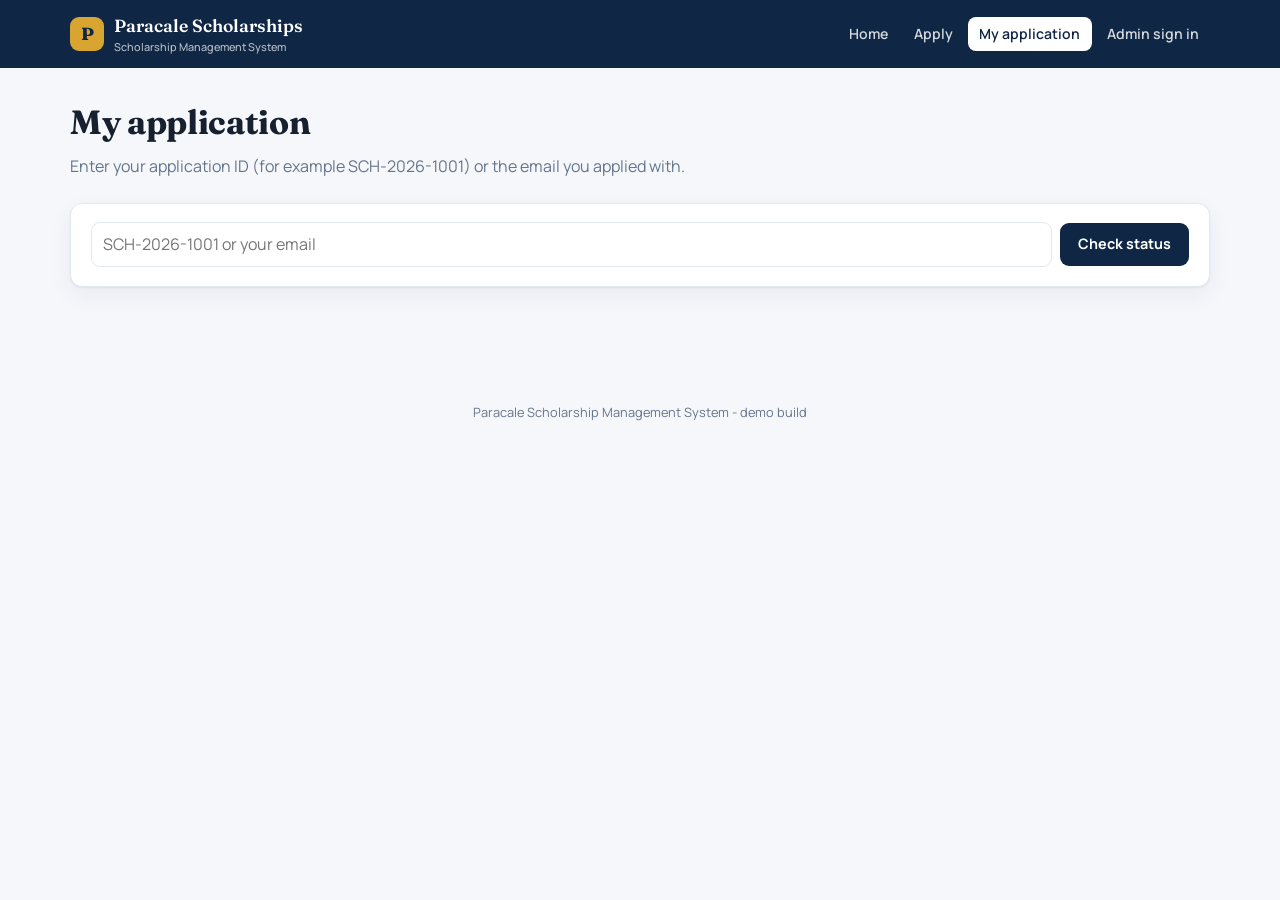
<file: status.html>
<!DOCTYPE html>
<html lang="en">
<head>
<meta charset="utf-8">
<meta name="viewport" content="width=device-width, initial-scale=1">
<title>My application - Paracale Scholarships</title>
<meta name="description" content="Look up your Paracale scholarship application by reference code or email to see whether you were approved.">
<link rel="stylesheet" href="https://fonts.googleapis.com/css2?family=Fraunces:opsz,wght@9..144,500;9..144,700&family=Manrope:wght@400;600;800&display=swap">
<link rel="stylesheet" href="assets/css/style.css">
</head>
<body>
<main>
  <div class="page-header">
    <h1>My application</h1>
    <p>Enter your application ID (for example SCH-2026-1001) or the email you applied with.</p>
  </div>

  <div class="panel">
    <form id="lookupForm" class="row">
      <input type="text" id="q" placeholder="SCH-2026-1001 or your email" style="flex:1 1 260px">
      <button class="btn btn-primary" type="submit">Check status</button>
    </form>
  </div>

  <div id="result"></div>
</main>

<script src="assets/js/app.js"></script>
<script>
initShell({ active: 'status.html' });
footer();

const result = document.getElementById('result');

function decisionCard(app) {
  const map = {
    approved: ['alert-success', 'Congratulations - your scholarship was approved.'],
    rejected: ['alert-error', 'Your application was not successful this cycle.'],
    waitlisted: ['alert-info', 'You are on the waitlist. We will contact you if funds free up.'],
  };
  const tone = map[app.status] || ['alert-info', 'Your application is still being processed.'];
  return '<div class="alert ' + tone[0] + '"><strong>' + esc(app.status_label) + '.</strong> ' + tone[1] + '</div>';
}

function render(app) {
  const docs = app.documents.map((d) => (
    '<tr><td>' + esc(d.doc_type) + '</td><td>' + esc(d.file_name) + '</td>' +
    '<td>' + statusBadge(d.status) + '</td><td class="muted small">' + esc(d.note || '') + '</td></tr>'
  )).join('');

  const tl = app.timeline.map((t) => (
    '<li><strong>' + esc(t.label) + '</strong><div class="muted small">' + esc(t.actor) + ' - ' + fmtDate(t.created_at) + '</div></li>'
  )).join('');

  result.innerHTML =
    decisionCard(app) +
    '<div class="panel"><div class="spread"><div>' +
      '<h2>' + esc(app.full_name) + '</h2>' +
      '<p class="muted small">' + esc(app.ref_code) + ' - ' + esc(app.school) + '</p>' +
      '<p class="muted small">' + esc(app.email) + ' - ' + esc(app.phone || 'No mobile number') + '</p>' +
      '<p class="muted small">' + esc(app.address) + '</p>' +
    '</div><div>' + statusBadge(app.status, app.status_label) +
      '<div class="muted small">Submitted ' + fmtDate(app.submitted_at) + '</div>' +
    '</div></div></div>' +
    '<div class="grid cols-2">' +
      '<div class="panel"><div class="panel-head"><h2>My documents</h2></div>' +
        '<div class="table-wrap"><table><thead><tr><th>Document</th><th>File</th><th>Status</th><th>Note</th></tr></thead><tbody>' + docs + '</tbody></table></div></div>' +
      '<div class="panel"><div class="panel-head"><h2>Progress history</h2></div><ul class="timeline">' + (tl || '<li class="muted small">No activity yet.</li>') + '</ul></div>' +
    '</div>';
}

async function lookup(q) {
  result.innerHTML = '<div class="panel muted">Looking up ' + esc(q) + '...</div>';
  try {
    const data = await apiGet('status.php?q=' + encodeURIComponent(q));
    render(data.application);
  } catch (err) {
    result.innerHTML = '<div class="alert alert-error">' + esc(err.message) + '</div>';
  }
}

document.getElementById('lookupForm').addEventListener('submit', (e) => {
  e.preventDefault();
  const q = document.getElementById('q').value.trim();
  if (q) lookup(q);
});

const preset = new URLSearchParams(location.search).get('q');
if (preset) { document.getElementById('q').value = preset; lookup(preset); }
</script>
</body>
</html>
</file>
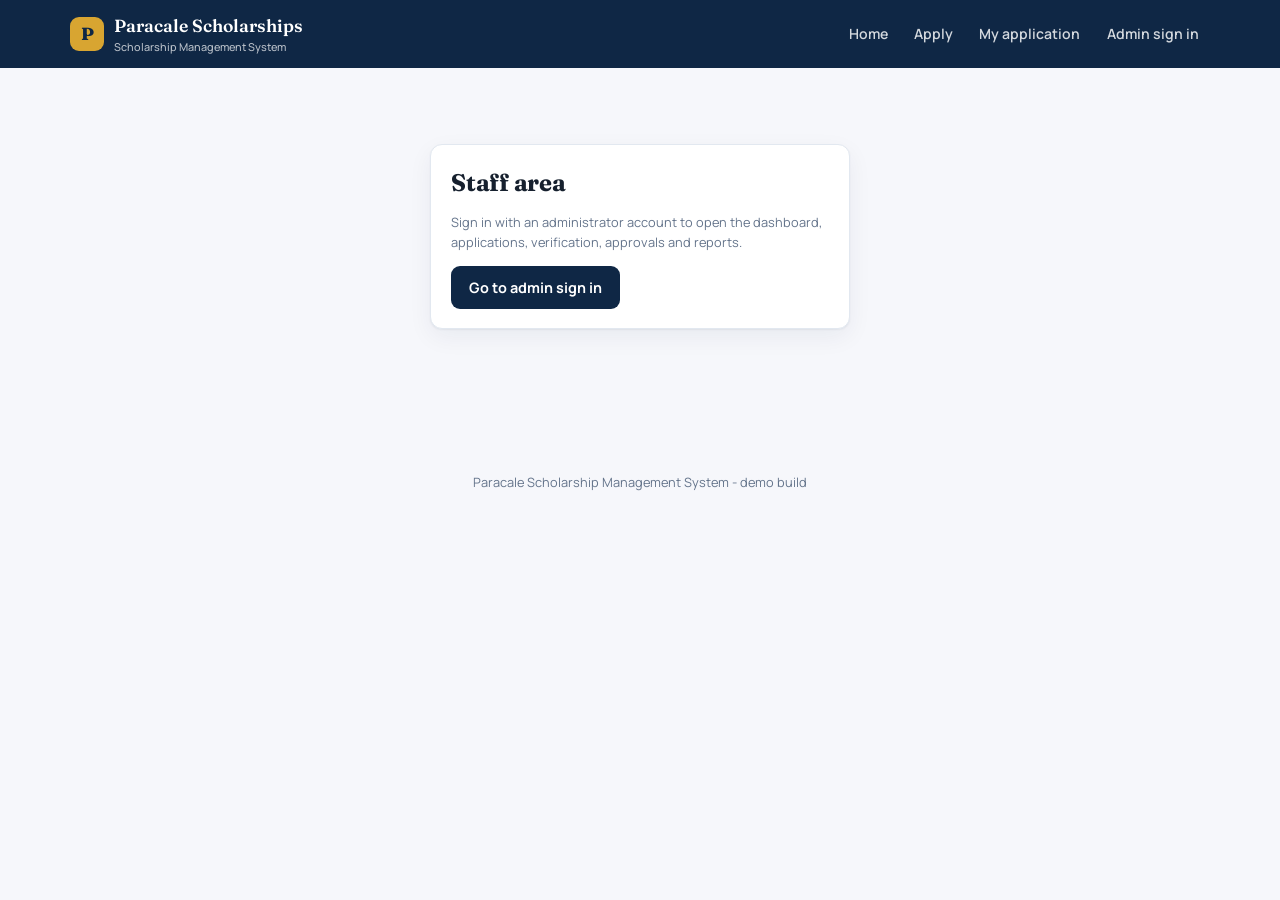
<file: verification.html>
<!DOCTYPE html>
<html lang="en">
<head>
<meta charset="utf-8">
<meta name="viewport" content="width=device-width, initial-scale=1">
<title>Verification - Paracale Scholarships</title>
<link rel="stylesheet" href="https://fonts.googleapis.com/css2?family=Fraunces:opsz,wght@9..144,500;9..144,700&family=Manrope:wght@400;600;800&display=swap">
<link rel="stylesheet" href="assets/css/style.css">
</head>
<body>
<main>
  <div class="page-header">
    <h1>Document verification</h1>
    <p>Search the queue or filter by status and document verification state. Click View to preview each uploaded file.</p>
  </div>
  <div id="alert" class="hidden"></div>
  <div id="body"></div>
</main>

<script src="assets/js/app.js"></script>
<script>
footer();
const alertBox = document.getElementById('alert');

function note(msg, kind) {
  alertBox.className = 'alert alert-' + (kind || 'success');
  alertBox.textContent = msg;
}

let page = 1;

function card(a) {
  const verified = a.doc_verified;
  const docs = a.documents.map((d) => {
    const vDisabled = d.status === 'verified' ? ' disabled' : '';
    const rDisabled = d.status === 'rejected' ? ' disabled' : '';
    return '<tr><td>' + esc(d.doc_type) + '</td>' +
      '<td class="muted small">' + esc(d.file_name) + '</td>' +
      '<td>' + statusBadge(d.status) + (d.note ? '<div class="muted small">' + esc(d.note) + '</div>' : '') + '</td>' +
      '<td class="row">' +
        '<button class="btn btn-outline btn-sm" data-view="' + d.id + '">View</button>' +
        '<button class="btn btn-success btn-sm" data-verify="' + d.id + '"' + vDisabled + '>Verify</button>' +
        '<button class="btn btn-danger btn-sm" data-reject="' + d.id + '"' + rDisabled + '>Reject</button>' +
      '</td>' +
    '</tr>';
  }).join('');

  return '<div class="panel"><div class="spread">' +
      '<div><h2>' + esc(a.full_name) + '</h2><p class="muted small">' + esc(a.ref_code) + ' - ' + esc(a.school) + '</p></div>' +
      '<div class="row">' +
        statusBadge(a.status, a.status_label) +
        '<span class="muted small">' + verified + '/' + a.doc_total + ' verified</span>' +
      '</div>' +
    '</div><div class="table-wrap"><table><thead><tr><th>Document</th><th>File</th><th>Status</th><th>Action</th></tr></thead>' +
    '<tbody>' + docs + '</tbody></table></div></div>';
}

let rejectDocId = null;

function ensureRejectModal() {
  let m = document.getElementById('rejectModal');
  if (m) return m;

  m = document.createElement('div');
  m.id = 'rejectModal';
  m.className = 'modal-overlay hidden';
  m.innerHTML =
    '<div class="modal">' +
      '<div class="modal-head">' +
        '<h3>Reject document</h3>' +
        '<button class="btn btn-outline btn-sm" id="rejectModalClose" type="button">Close</button>' +
      '</div>' +
      '<div class="modal-body">' +
        '<p class="muted small" id="rejectModalDoc"></p>' +
        '<div class="field">' +
          '<label for="rejectReason">Reason for rejection</label>' +
          '<textarea id="rejectReason" rows="3" placeholder="e.g. Missing required signatures."></textarea>' +
        '</div>' +
      '</div>' +
      '<div class="modal-foot">' +
        '<button class="btn btn-outline btn-sm" id="rejectModalCancel" type="button">Cancel</button>' +
        '<button class="btn btn-danger btn-sm" id="rejectModalConfirm" type="button">Reject document</button>' +
      '</div>' +
    '</div>';
  document.body.appendChild(m);

  m.addEventListener('click', (e) => { if (e.target === m) closeRejectModal(); });
  document.getElementById('rejectModalClose').addEventListener('click', closeRejectModal);
  document.getElementById('rejectModalCancel').addEventListener('click', closeRejectModal);
  document.getElementById('rejectModalConfirm').addEventListener('click', async () => {
    const btn = document.getElementById('rejectModalConfirm');
    if (!rejectDocId) return;
    btn.disabled = true;
    try {
      await apiPost('verify.php', {
        doc_id: rejectDocId,
        status: 'rejected',
        note: document.getElementById('rejectReason').value.trim(),
      });
      closeRejectModal();
      note('Document rejected.');
      load();
    } catch (err) {
      note(err.message, 'error');
      btn.disabled = false;
    }
  });

  return m;
}

function openRejectModal(docId, doc) {
  rejectDocId = docId;
  const m = ensureRejectModal();
  document.getElementById('rejectModalDoc').textContent =
    (doc ? doc.doc_type + ' \u2014 ' + doc.file_name : 'Document #' + docId);
  document.getElementById('rejectReason').value = '';
  document.getElementById('rejectModalConfirm').disabled = false;
  m.classList.remove('hidden');
}

function closeRejectModal() {
  const m = document.getElementById('rejectModal');
  if (!m) return;
  m.classList.add('hidden');
  rejectDocId = null;
}

async function load() {
  const body = document.getElementById('body');
  const q = encodeURIComponent((document.getElementById('search') || {}).value || '');
  const status = (document.getElementById('filter') || {}).value || 'all';
  const docStatus = (document.getElementById('docFilter') || {}).value || 'pending';

  try {
    const url = 'applications.php?page=' + page + '&per_page=10' +
      (q ? '&q=' + q : '') + '&status=' + encodeURIComponent(status) + '&doc_status=' + encodeURIComponent(docStatus);
    const data = await apiGet(url);

    const list = data.applications || [];
    const cards = list.map(card).join('') ||
      '<div class="panel"><h2>Queue is clear</h2><p class="muted small">No applications match this view. Try widening the filters.</p></div>';

    const pages = data.pages;

    body.innerHTML =
      '<div class="panel"><div class="row">' +
        '<input type="text" id="search" placeholder="Search name, application ID, email or mobile" style="flex:1 1 260px">' +
        '<select id="filter" style="max-width:200px">' +
          '<option value="all">All statuses</option><option value="submitted">Submitted</option>' +
          '<option value="under_verification">Verification</option><option value="ranked">Ranked</option>' +
          '<option value="approved">Approved</option><option value="waitlisted">Waitlisted</option>' +
          '<option value="rejected">Rejected</option>' +
        '</select>' +
        '<select id="docFilter" style="max-width:230px">' +
          '<option value="pending">Pending verification</option>' +
          '<option value="incomplete">Not fully verified</option>' +
          '<option value="rejected">Has rejected documents</option>' +
          '<option value="verified">All verified</option>' +
          '<option value="all">All documents</option>' +
        '</select></div></div>' +
      cards +
      '<div class="row" style="padding:.6rem 0">' +
        '<span class="muted small">' + data.total + ' result' + (data.total === 1 ? '' : 's') + ' &middot; page ' + page + ' of ' + pages + '</span>' +
        '<button class="btn btn-outline btn-sm" id="prevBtn" type="button"' + (page > 1 ? '' : ' disabled') + '>Previous</button>' +
        '<button class="btn btn-outline btn-sm" id="nextBtn" type="button"' + (page < pages ? '' : ' disabled') + '>Next</button>' +
      '</div>';

    document.getElementById('search').value = decodeURIComponent(q || '');
    document.getElementById('filter').value = status;
    document.getElementById('docFilter').value = docStatus;

    const fire = () => {
      page = 1;
      load();
    };
    let timer = null;
    document.getElementById('search').addEventListener('input', () => {
      clearTimeout(timer);
      timer = setTimeout(fire, 300);
    });
    document.getElementById('filter').addEventListener('change', fire);
    document.getElementById('docFilter').addEventListener('change', fire);
    document.getElementById('prevBtn').addEventListener('click', () => { page -= 1; load(); });
    document.getElementById('nextBtn').addEventListener('click', () => { page += 1; load(); });

    const docsById = {};
    list.forEach((a) => a.documents.forEach((d) => { docsById[d.id] = d; }));

    body.querySelectorAll('button[data-view]').forEach((btn) => {
      btn.addEventListener('click', () => {
        const doc = docsById[Number(btn.dataset.view)];
        if (doc) openDocModal(doc);
      });
    });

    body.querySelectorAll('button[data-verify]').forEach((btn) => {
      btn.addEventListener('click', async () => {
        btn.disabled = true;
        try {
          await apiPost('verify.php', { doc_id: Number(btn.dataset.verify), status: 'verified' });
          note('Document verified.');
          load();
        } catch (err) {
          note(err.message, 'error');
          btn.disabled = false;
        }
      });
    });

    body.querySelectorAll('button[data-reject]').forEach((btn) => {
      btn.addEventListener('click', () => {
        const id = Number(btn.dataset.reject);
        openRejectModal(id, docsById[id]);
      });
    });
  } catch (err) {
    body.innerHTML = '<div class="alert alert-error">' + esc(err.message) + '</div>';
  }
}

initShell({ active: 'verification.html', admin: true }).then((s) => { if (s) load(); });
</script>
</body>
</html>
</file>
<file: assets/css/style.css>
/* =====================================================================
   Paracale Scholarship Management System - stylesheet
   Navy + gold academic palette, Fraunces display / Manrope body
   ===================================================================== */

:root {
  --navy: #0f2745;
  --navy-700: #163458;
  --navy-50: #eef2f8;
  --gold: #d8a531;
  --gold-dark: #a97c19;
  --bg: #f6f7fb;
  --surface: #ffffff;
  --text: #16202e;
  --muted: #64748b;
  --border: #e2e8f0;
  --success: #17795e;
  --success-bg: #e4f5ee;
  --warning: #92610a;
  --warning-bg: #fdf2da;
  --danger: #b3261e;
  --danger-bg: #fdecea;
  --radius: 12px;
  --shadow: 0 1px 2px rgba(15, 39, 69, .06), 0 8px 24px rgba(15, 39, 69, .06);
}

* { box-sizing: border-box; }

body {
  margin: 0;
  background: var(--bg);
  color: var(--text);
  font-family: Manrope, "Segoe UI", system-ui, sans-serif;
  line-height: 1.55;
}

h1, h2, h3, .display {
  font-family: Fraunces, Georgia, serif;
  letter-spacing: -.01em;
  margin: 0 0 .35rem;
}

a { color: var(--navy); }

/* ------------------------------- Layout ----------------------------- */
.topbar {
  background: var(--navy);
  color: #fff;
  position: sticky;
  top: 0;
  z-index: 20;
}
.topbar-inner {
  max-width: 1180px;
  margin: 0 auto;
  padding: .75rem 1.25rem;
  display: flex;
  align-items: center;
  gap: 1.25rem;
  flex-wrap: wrap;
}
.brand {
  display: flex;
  align-items: center;
  gap: .6rem;
  color: #fff;
  text-decoration: none;
  font-family: Fraunces, Georgia, serif;
  font-size: 1.1rem;
  font-weight: 600;
}
.brand-mark {
  width: 34px; height: 34px;
  display: grid; place-items: center;
  border-radius: 9px;
  background: var(--gold);
  color: var(--navy);
  font-weight: 800;
}
.brand small { display: block; font-family: Manrope, sans-serif; font-size: .68rem; font-weight: 500; opacity: .7; }

.nav { display: flex; gap: .25rem; flex-wrap: wrap; margin-left: auto; }
.nav a {
  color: rgba(255,255,255,.82);
  text-decoration: none;
  padding: .4rem .7rem;
  border-radius: 8px;
  font-size: .88rem;
  font-weight: 600;
}
.nav a:hover { background: rgba(255,255,255,.12); color: #fff; }
.nav a.active { background: #fff; color: var(--navy); }

main { max-width: 1180px; margin: 0 auto; padding: 1.75rem 1.25rem 4rem; }

.page-header { margin-bottom: 1.5rem; max-width: 62ch; }
.page-header h1 { font-size: clamp(1.6rem, 3vw, 2.1rem); }
.page-header p { color: var(--muted); margin: 0; }

/* ------------------------------ Cards ------------------------------- */
.panel {
  background: var(--surface);
  border: 1px solid var(--border);
  border-radius: var(--radius);
  box-shadow: var(--shadow);
  padding: 1.15rem 1.25rem;
  margin-bottom: 1.25rem;
}
.panel-head {
  display: flex; align-items: center; justify-content: space-between;
  gap: 1rem; margin-bottom: .85rem;
}
.panel-head h2 { font-size: 1.05rem; margin: 0; }

.grid { display: grid; gap: 1rem; }
.grid.cols-2 { grid-template-columns: repeat(auto-fit, minmax(280px, 1fr)); }
.grid.cols-3 { grid-template-columns: repeat(auto-fit, minmax(240px, 1fr)); }
.grid.cols-4 { grid-template-columns: repeat(auto-fit, minmax(200px, 1fr)); }

.stat {
  background: var(--surface);
  border: 1px solid var(--border);
  border-radius: var(--radius);
  padding: 1rem 1.1rem;
  box-shadow: var(--shadow);
}
.stat .label { font-size: .74rem; text-transform: uppercase; letter-spacing: .07em; color: var(--muted); font-weight: 700; }
.stat .value { font-family: Fraunces, Georgia, serif; font-size: 1.9rem; line-height: 1.15; }
.stat .hint { font-size: .78rem; color: var(--muted); }

/* ------------------------------ Hero -------------------------------- */
.hero {
  background: linear-gradient(140deg, var(--navy) 0%, var(--navy-700) 55%, #1d4373 100%);
  color: #fff;
  border-radius: 18px;
  padding: 2.75rem 2rem;
  margin-bottom: 1.75rem;
}
.hero h1 { font-size: clamp(1.9rem, 4.4vw, 3rem); color: #fff; }
.hero p { max-width: 58ch; color: rgba(255,255,255,.85); }
.hero .eyebrow {
  display: inline-block; font-size: .72rem; font-weight: 800; letter-spacing: .14em;
  text-transform: uppercase; color: var(--gold); margin-bottom: .5rem;
}
.hero-actions { display: flex; gap: .7rem; flex-wrap: wrap; margin-top: 1.25rem; }

/* ---------------------------- Buttons ------------------------------- */
.btn {
  display: inline-flex; align-items: center; justify-content: center; gap: .4rem;
  padding: .6rem 1.05rem;
  border-radius: 9px;
  border: 1px solid transparent;
  font: inherit; font-weight: 700; font-size: .9rem;
  cursor: pointer;
  text-decoration: none;
  transition: filter .15s, background .15s;
}
.btn:hover { filter: brightness(.94); }
.btn-primary { background: var(--navy); color: #fff; }
.btn-gold { background: var(--gold); color: var(--navy); }
.btn-outline { background: transparent; border-color: var(--border); color: var(--text); }
.btn-outline-light { background: transparent; border-color: rgba(255,255,255,.45); color: #fff; }
.btn-sm { padding: .3rem .6rem; font-size: .78rem; border-radius: 7px; }
.btn-success { background: var(--success); color: #fff; }
.btn-danger { background: var(--danger); color: #fff; }
.btn:disabled { opacity: .55; cursor: not-allowed; }

/* ----------------------------- Forms -------------------------------- */
.field { margin-bottom: 1rem; }
.field label { display: block; font-size: .82rem; font-weight: 700; margin-bottom: .3rem; }
.field .help { font-size: .76rem; color: var(--muted); margin: .2rem 0 0; }
input[type="text"], input[type="email"], input[type="tel"], input[type="password"], input[type="file"], textarea, select {
  width: 100%;
  padding: .58rem .7rem;
  border: 1px solid var(--border);
  border-radius: 9px;
  background: #fff;
  font: inherit;
}
input:focus, textarea:focus, select:focus { outline: 2px solid var(--navy); outline-offset: 1px; }
.error { color: var(--danger); font-size: .78rem; margin-top: .25rem; }

.alert { padding: .75rem .9rem; border-radius: 9px; font-size: .88rem; margin-bottom: 1rem; }
.alert-error { background: var(--danger-bg); color: var(--danger); }
.alert-success { background: var(--success-bg); color: var(--success); }
.alert-info { background: var(--navy-50); color: var(--navy); }

/* ----------------------------- Tables ------------------------------- */
.table-wrap { overflow-x: auto; }
table { width: 100%; border-collapse: collapse; font-size: .89rem; }
th, td { text-align: left; padding: .6rem .55rem; border-bottom: 1px solid var(--border); vertical-align: middle; }
th { font-size: .72rem; text-transform: uppercase; letter-spacing: .06em; color: var(--muted); }
tbody tr:hover { background: #fafbfe; }
.num { text-align: right; font-variant-numeric: tabular-nums; }

/* ----------------------------- Badges ------------------------------- */
.badge {
  display: inline-block; padding: .15rem .55rem; border-radius: 999px;
  font-size: .72rem; font-weight: 800; white-space: nowrap;
}
.badge-approved, .badge-verified { background: var(--success-bg); color: var(--success); }
.badge-pending, .badge-submitted { background: var(--navy-50); color: var(--navy); }
.badge-verification, .badge-waitlisted { background: var(--warning-bg); color: var(--warning); }
.badge-rejected { background: var(--danger-bg); color: var(--danger); }
.badge-ranked { background: #ede9fd; color: #5b3fbb; }

.muted { color: var(--muted); }
.small { font-size: .8rem; }
.row { display: flex; gap: .5rem; align-items: center; flex-wrap: wrap; }
.spread { display: flex; justify-content: space-between; gap: 1rem; align-items: center; flex-wrap: wrap; }
.stack > * + * { margin-top: .75rem; }

/* ------------------------- Steps / timeline -------------------------- */
.steps { list-style: none; padding: 0; margin: 0; display: grid; gap: .9rem; }
.steps li { display: flex; gap: .75rem; }
.steps .n {
  flex: 0 0 auto; width: 26px; height: 26px; border-radius: 50%;
  background: var(--gold); color: var(--navy); font-weight: 800; font-size: .78rem;
  display: grid; place-items: center;
}
.timeline { list-style: none; padding: 0; margin: 0; border-left: 2px solid var(--border); }
.timeline li { position: relative; padding: 0 0 .9rem 1.1rem; }
.timeline li::before {
  content: ""; position: absolute; left: -6px; top: .45rem;
  width: 10px; height: 10px; border-radius: 50%; background: var(--gold);
}

.bar { height: 8px; background: var(--navy-50); border-radius: 999px; overflow: hidden; }
.bar > span { display: block; height: 100%; background: var(--navy); }

/* ------------------------------- Modal -------------------------------- */
.modal-overlay {
  position: fixed; inset: 0; z-index: 50;
  background: rgba(15, 39, 69, .55);
  display: flex; align-items: center; justify-content: center;
  padding: 1.25rem;
}
.modal {
  background: var(--surface);
  border-radius: var(--radius);
  box-shadow: var(--shadow);
  width: min(720px, 100%);
  max-height: min(85vh, 900px);
  display: flex;
  flex-direction: column;
  overflow: hidden;
}
.modal-head {
  display: flex; align-items: center; justify-content: space-between;
  gap: 1rem; padding: .9rem 1.1rem; border-bottom: 1px solid var(--border);
}
.modal-head h3 { margin: 0; font-size: .98rem; }
.modal-body {
  padding: 1rem 1.1rem;
  overflow: auto;
  display: flex;
  align-items: center;
  justify-content: center;
  flex: 1;
  background: var(--bg);
}
.modal-body img { max-width: 100%; max-height: 70vh; border-radius: 8px; }
.modal-body iframe { width: 100%; height: 70vh; border: 0; border-radius: 8px; background: #fff; }
.modal-foot { padding: .8rem 1.1rem; border-top: 1px solid var(--border); text-align: right; }

.center-card { max-width: 420px; margin: 3rem auto; }
.footer { text-align: center; color: var(--muted); font-size: .8rem; padding: 2rem 1rem; }
.hidden { display: none !important; }
</file>
